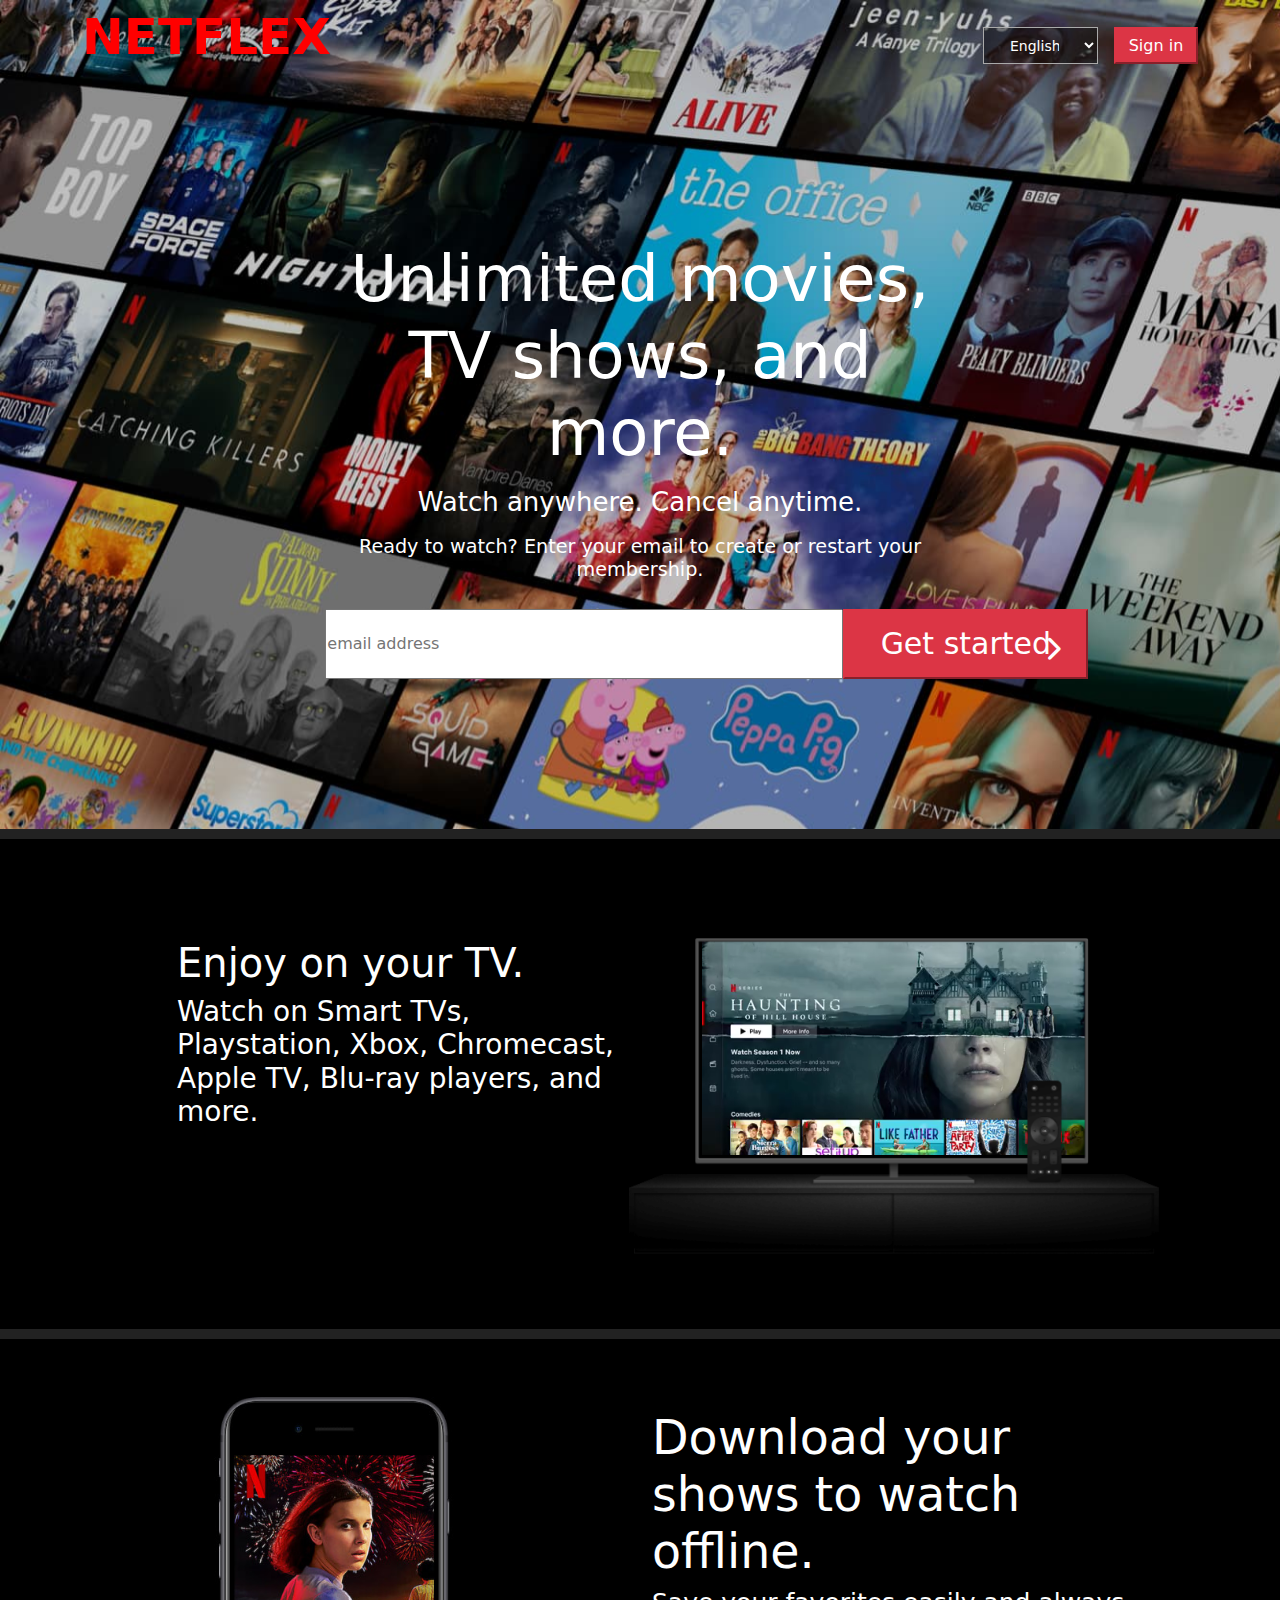
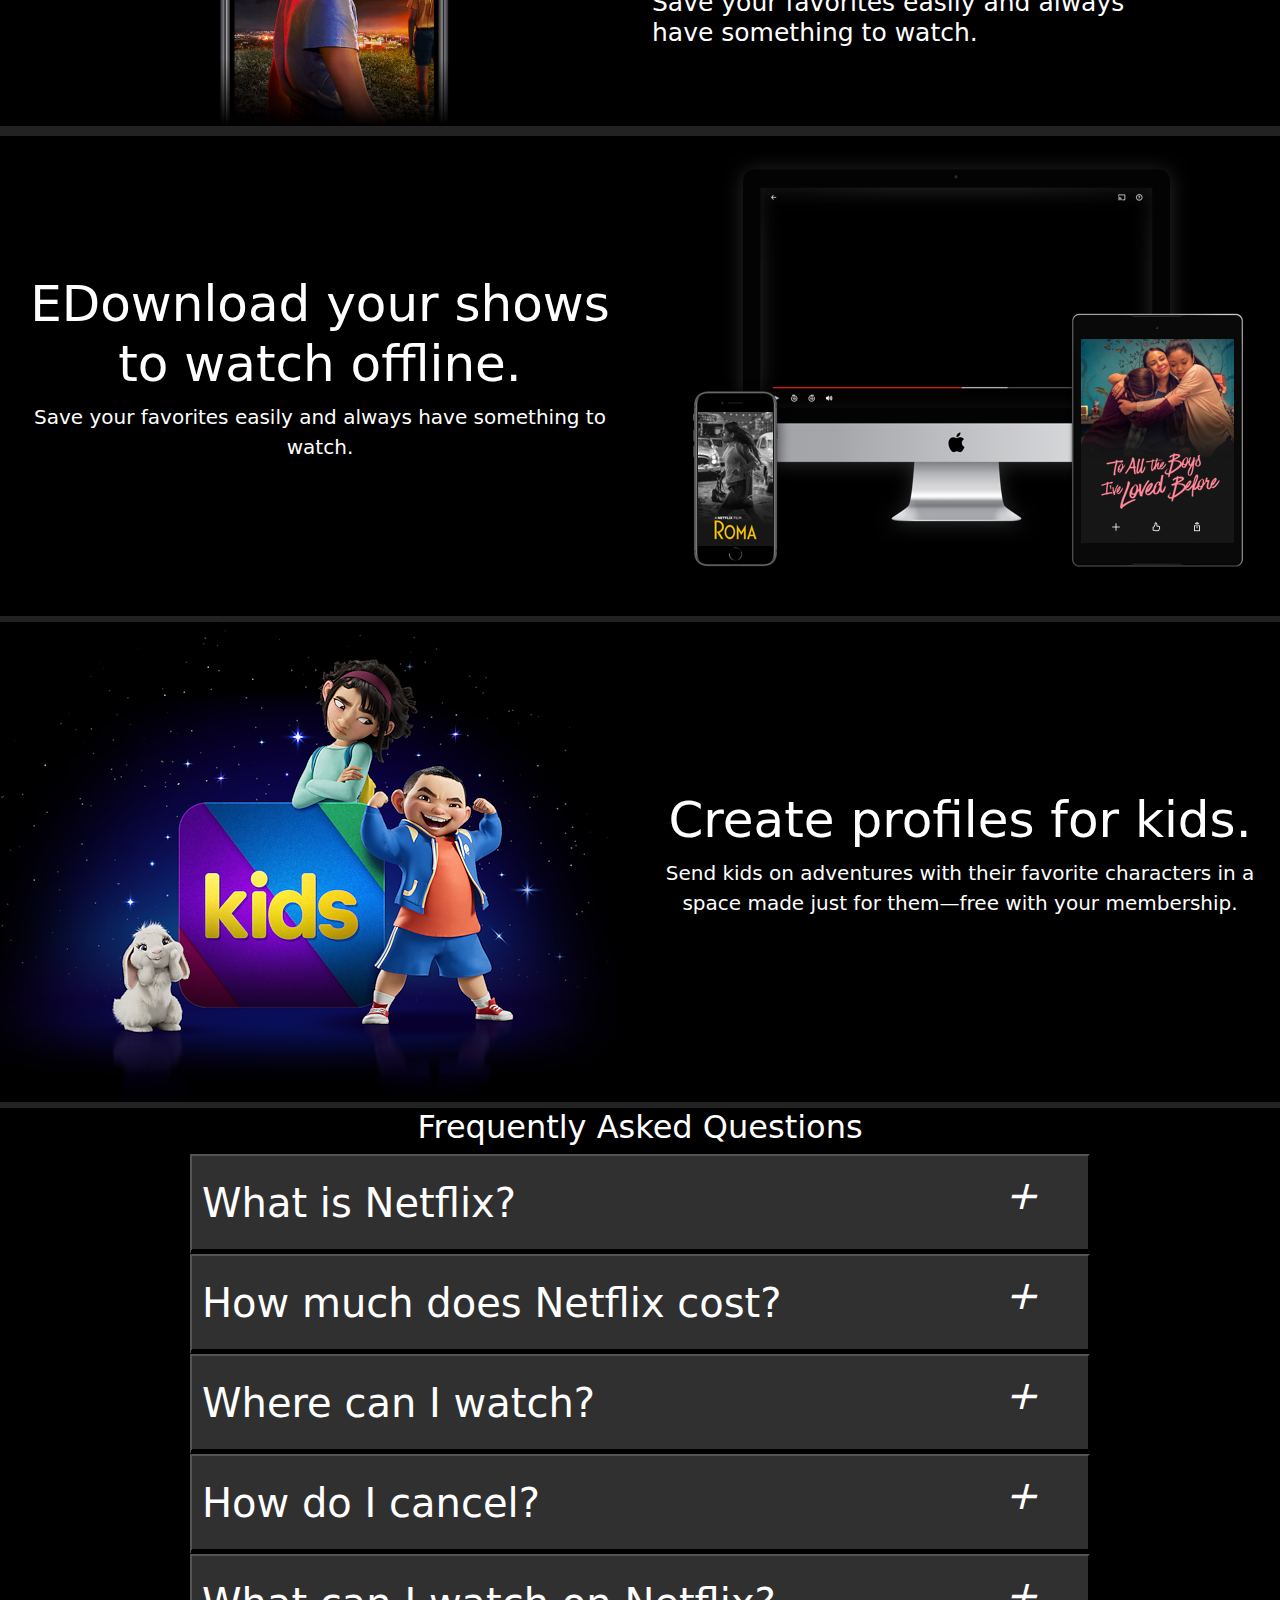
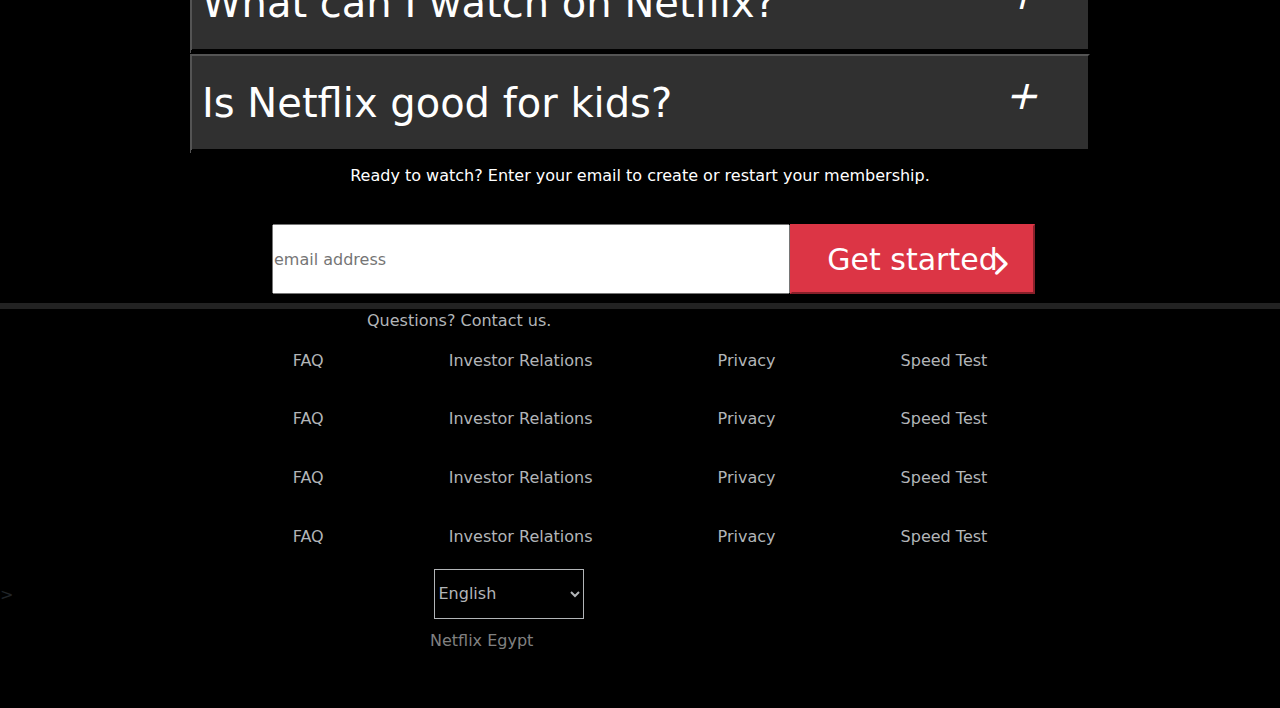
<file: index.html>
<!DOCTYPE html>
<html lang="en">
  <head>
    <meta charset="UTF-8" />
    <meta http-equiv="X-UA-Compatible" content="IE=edge" />
    <meta name="viewport" content="width=device-width, initial-scale=1.0" />
    <link rel="stylesheet" href="bootstrap.min.css" />
    <link rel="stylesheet" href="fontawesome.css" />
    <link rel="stylesheet" href="solid.css" />
    <link rel="stylesheet" href="style.css" />
    <title>bootstrab</title>
  </head>
  <body>
    <section class="sec1">
      <!-- nav -->
      <div class="container">
        <div class="row nav_div">
          <div
            class="col-md-3 d-md-flex align-items-center justify-content-md-start"
          >
            <p>NETFLEX</p>
          </div>
          <div
            class="col-md-3 offset-md-6 d-md-flex align-items-center gap-3 justify-content-end"
          >
            <select name="english" id="english" class="">
              <option value="English">English</option>
              <option value="Arabic">Arabic</option>
            </select>
            <a href="#" class=""><button class="btn-danger">Sign in</button></a>
          </div>
        </div>
      </div>

      <!-- main -->
      <main class="main_txt">
        <div class="container">
          <div class="row col-md-8 offset-md-2">
            <h1>Unlimited movies, TV shows, and more.</h1>
            <h2 class="mt-2">Watch anywhere. Cancel anytime.</h2>
            <h3 class="mt-2">
              Ready to watch? Enter your email to create or restart your
              membership.
            </h3>
          </div>
          <div class="row main_input">
            <div class="col-md-7 pe-0 offset-2 input_div">
              <input
                class="w-100"
                type="email"
                name="email"
                placeholder="email address"
              />
            </div>
            <div class="col-md-2 ms-0 ps-0 h-100">
              <a href="#" class="a_button">
                <button
                  class="btn-danger"
                  style="font-size: 1.875rem; font-weight: 400"
                >
                  Get started
                </button>
                <i class="fa-solid fa-chevron-right"></i>
              </a>
            </div>
            <div class="offset-md-5"></div>
          </div>
        </div>
      </main>
    </section>
    <section class="sec2">
      <div class="container">
        <div class="row">
          <div class="col-md-5 offset-md-1">
            <div class="row">
              <h1>Enjoy on your TV.</h1>
              <h3>
                Watch on Smart TVs, Playstation, Xbox, Chromecast, Apple TV,
                Blu-ray players, and more.
              </h3>
            </div>
          </div>

          <div class="trans col-md-3 ms-5">
            <img src="tv.png" alt="tv" />
            <video>
              <source src="video-tv-0819.m4v" />
            </video>
          </div>
        </div>
      </div>
    </section>
    <!-- section 3 -->
    <section class="sec3">
      <div class="container">
        <div class="row d-flex align-items-center">
          <div class="col-md-5 div3_img">
            <img src="mobile-0819.jpg" alt="tv" />
          </div>
          <div class="div3_txt col-md-6 offset-md-1">
            <h1>Download your shows to watch offline.</h1>
            <h3>
              Save your favorites easily and always have something to watch.
            </h3>
          </div>
        </div>
      </div>
    </section>
    <!-- section 4 -->
    <section>
      <div class="sec4">
        <div>
          <h2>EDownload your shows to watch offline.</h2>
          <p>Save your favorites easily and always have something to watch.</p>
        </div>
        <div>
          <img src="device-pile.png" alt="tv" />
        </div>
      </div>
    </section>
    <!-- section 5 -->
    <section>
      <div class="sec4">
        <div>
          <img src="kids.jpg" alt="tv" />
        </div>
        <div>
          <h2>Create profiles for kids.</h2>
          <p>
            Send kids on adventures with their favorite characters in a space
            made just for them—free with your membership.
          </p>
        </div>
      </div>
    </section>
    <!-- section 6 -->
    <section class="sec6">
      <div class="quest">
        <div>
          <h2>Frequently Asked Questions</h2>
        </div>
        <div class="qlist">
          <button>
            What is Netflix?
            <i class="fa-plus"></i>
          </button>
          <p class="hid" id="hid">iam hidden</p>
          <button>
            How much does Netflix cost?
            <i class="fa-plus"></i>
          </button>
          <p class="hid">iam hidden</p>
          <button>
            Where can I watch?
            <i class="fa-plus"></i>
          </button>
          <p class="hid">iam hidden</p>
          <button>
            How do I cancel?
            <i class="fa-plus"></i>
          </button>
          <p class="hid">iam hidden</p>
          <button>
            What can I watch on Netflix?
            <i class="fa-plus"></i>
          </button>
          <p class="hid">iam hidden</p>
          <button>
            Is Netflix good for kids?
            <i class="fa-plus"></i>
          </button>
          <p class="hid">iam hidden</p>
        </div>
      </div>
      <div class="container">
        <div class="row">
          <p style="text-align: center; margin-top: 10px">
            Ready to watch? Enter your email to create or restart your
            membership.
          </p>
        </div>
        <div class="row main_input">
          <div class="col-md-7 pe-0 offset-2 input_div">
            <input
              class="w-100"
              type="email"
              name="email"
              placeholder="email address"
            />
          </div>
          <div class="col-md-2 ms-0 ps-0 h-100">
            <a href="#" class="a_button">
              <button
                class="btn-danger"
                style="font-size: 1.875rem; font-weight: 400"
              >
                Get started
              </button>
              <i class="fa-solid fa-chevron-right"></i>
            </a>
          </div>
          <div class="offset-md-5"></div>
        </div>
      </div>
    </section>
    <!-- footer -->
    <footer>
      <div class="container">
        <div class="row">
          <div class="col-md-6 offset-md-3">
            <a href="#" style="color: hsl(210, 4%, 71%)"
              ><p>Questions? Contact us.</p></a
            >
          </div>
        </div>
      </div>

      <div class="mainfot">
        <div class="fotlist">
          <div class="divfotlist">
            <a href="#">FAQ</a>
            <a href="#">Investor Relations</a>
            <a href="#">Privacy</a>
            <a href="#">Speed Test</a>
          </div>
          <div class="divfotlist">
            <a href="#">FAQ</a>
            <a href="#">Investor Relations</a>
            <a href="#">Privacy</a>
            <a href="#">Speed Test</a>
          </div>
          <div class="divfotlist">
            <a href="#">FAQ</a>
            <a href="#">Investor Relations</a>
            <a href="#">Privacy</a>
            <a href="#">Speed Test</a>
          </div>
          <div class="divfotlist">
            <a href="#">FAQ</a>
            <a href="#">Investor Relations</a>
            <a href="#">Privacy</a>
            <a href="#">Speed Test</a>
          </div>
        </div>
      </div>

      >
      <select
        name="english"
        id="english"
        style="
          border: 1px solid hsl(210, 4%, 71%);
          background-color: inherit;
          color: hsl(210, 4%, 71%);
          width: 150px;
          height: 50px;
          margin-left: 415px;
          margin-top: 20px;
        "
      >
        <option value="English">English</option>
        <option value="Arabic">Arabic</option>
      </select>
      <p style="color: grey; margin-left: 430px; margin-top: 10px">
        Netflix Egypt
      </p>
    </footer>

    <script src="popper.min.js"></script>
    <script src="jquery-3.6.0.min.js"></script>
    <script src="main.js"></script>
  </body>
</html>
</file>
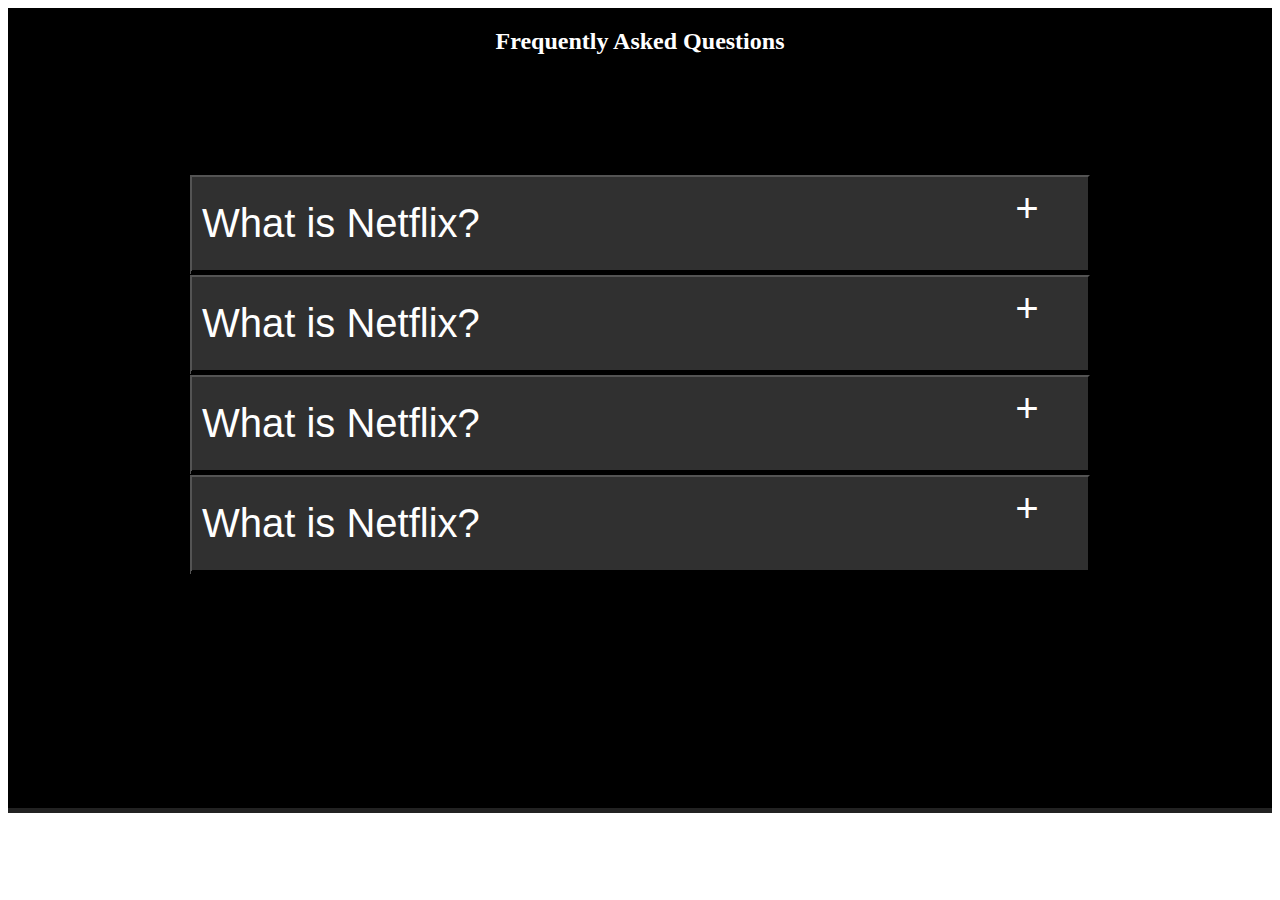
<file: section_js.html>
<!DOCTYPE html>
<html lang="en">
  <head>
    <meta charset="UTF-8" />
    <meta http-equiv="X-UA-Compatible" content="IE=edge" />
    <meta name="viewport" content="width=device-width, initial-scale=1.0" />
    <title>Document</title>
    <link rel="stylesheet" href="fontawesome.css" />
    <style>
      .quest {
        display: flex;
        flex-direction: column;
        align-items: center;
        justify-content: center;
        margin: auto;
      }
      .sec6 {
        background-color: #000000;
        color: white;
        border-bottom: 5px solid #222222;
        position: relative;
        height: 800px;
      }
      .qlist {
        height: 600px;
        width: 900px;
        font-size: 40px;
        display: flex;
        justify-content: center;
        flex-direction: column;
        position: relative;
      }
      .qlist button {
        border-bottom: 5px solid black;
        height: 100px;
        width: 100%;
        display: flex;
        align-items: center;
        align-self: flex-start;
        background-color: #303030;
        padding-left: 10px;
        text-decoration: none;
        position: relative;
        font-size: 40px;
      }
      .hid {
        color: white;
        position: relative;
        display: none;
      }

      .qlist i {
        position: absolute;
        top: 10%;
        right: 50px;
        color: white;
      }

      .qlist button,
      .qlist button:hover,
      .qlist button:focus,
      .qlist button:active {
        color: inherit;
        cursor: pointer;
      }
    </style>
  </head>
  <body>
    <section class="sec6">
      <div class="quest">
        <div>
          <h2>Frequently Asked Questions</h2>
        </div>
        <div class="qlist">
          <button onclick="show_p('one')">
            What is Netflix?
            <i class="fa-plus"></i>
          </button>
          <p class="hid" id="one">iam hidden</p>
          <button onclick="show_p('two')">
            What is Netflix?
            <i class="fa-plus"></i>
          </button>
          <p class="hid" id="two">iam hidden</p>
          <button onclick="show_p('three')">
            What is Netflix?
            <i class="fa-plus"></i>
          </button>
          <p class="hid" id="three">iam hidden</p>
          <button onclick="show_p('four')">
            What is Netflix?
            <i class="fa-plus"></i>
          </button>
          <p class="hid" id="four">iam hidden</p>
        </div>
      </div>
    </section>
    <script src="main.js"></script>
  </body>
</html>
</file>
<file: style.css>
* {
  box-sizing: border-box;
  margin: 0;
  padding: 0;
  /* outline: 1px solid red; */
}
a {
  text-decoration: none;
}
.sec1 {
  background-image: url(netflixteaser.png);
  border-bottom: 10px solid #222222;
}
.nav_div p {
  color: red;
  font-size: 50px;
  font-weight: 700;
}
.sec1 select {
  line-height: 1.3em;
  overflow: hidden;
  padding-left: 1.375rem;
  padding-right: 1.375rem;
  white-space: nowrap;
  background: rgba(0, 0, 0, 0.4);
  border: 1px solid #aaa;
  color: #fff;
  font-size: 0.875rem;
  padding: 0.25rem 1.375rem;
  height: 36.2px;
  width: 115px;
}

button {
  width: 84px;
  height: 36.2px;
}

.main_txt {
  padding: 150px;
}

.main_txt h2,
.main_txt h3,
.main_txt h1 {
  color: white;
  text-align: center;
}
.main_txt h1 {
  font-size: 4rem;
  inline-size: 45rem;
  text-align: center;
}
.main_txt h2 {
  font-size: 1.625rem;
  max-width: 640px;
  font-weight: 400;
  text-align: center;
}
.main_txt h3 {
  font-size: 1.2rem;
  font-weight: 400;
  text-align: center;
}
.main_input {
  margin-top: 20px;
}
.input_div {
  height: 70px;
  width: 530px;
}
.main_input input {
  height: 70px;
  width: 500px;
}
.main_input button {
  height: 70px;
  width: 245px;
  font-size: 1.875rem;
  font-weight: 400;
}
.sec2 {
  background-color: #000000;
  z-index: -1;
  padding-top: 100px;
  height: 500px;
  border-bottom: 10px solid #222222;
}
.trans {
  position: relative;
  margin-right: 0px;
}
.trans video {
  width: 387px;
  height: 216px;
  z-index: 2;
}

.trans img {
  width: 530px;
  height: 397px;
  position: absolute;
  left: -59px;
  top: -80px;
  height: fit-content;
  z-index: 1;
  color: transparent;
  background-color: inherit;
}
.sec2 h1,
.sec2 h3 {
  color: white;
}
.sec3 {
  background-color: #000000;
  border-bottom: 10px solid #222222;
}
.div3_img img {
  width: 504px;
  height: 387px;
}
.div3_txt h1,
.div3_txt h3 {
  inline-size: 30rem;
  color: white;
}
.div3_txt h1 {
  font-size: 47.5px;
}
.div3_txt h3 {
  font-size: 25px;
}
.sec4 {
  display: flex;
  flex-direction: row;
  justify-content: center;
  align-items: center;
  text-align: center;
  background-color: #000000;
  height: fit-content;
  border-bottom: 6px solid #222222;
}
.sec4 div {
  color: white;
}
.sec4 h2 {
  font-size: 50px;
}
.sec4 p {
  font-size: 20px;
}

/* quest position and icon and diplay none using  */
.quest {
  display: flex;
  flex-direction: column;
  align-items: center;
  justify-content: center;
  margin: auto;
}
.sec6 {
  background-color: #000000;
  color: white;
  border-bottom: 5px solid #222222;
  position: relative;
  height: 800px;
}
.qlist {
  height: 600px;
  width: 900px;
  font-size: 40px;
  display: flex;
  justify-content: center;
  flex-direction: column;
  position: relative;
}
.qlist button {
  border-bottom: 5px solid black;
  height: 100px;
  width: 100%;
  display: flex;
  align-items: center;
  align-self: flex-start;
  background-color: #303030;
  padding-left: 10px;
  text-decoration: none;
  position: relative;
  font-size: 40px;
}
.hid {
  display: none;
  color: white;
  position: relative;
}
.qlist button:focus + .hid {
  display: block;
}
.qlist i {
  position: absolute;
  top: 10%;
  right: 50px;
}

.qlist button,
.qlist button:hover,
.qlist button:focus,
.qlist button:active {
  color: inherit;
  cursor: pointer;
}
/* footer */
footer {
  background-color: #000000;
  border-top: 1px solid #222222;
  height: 400px;
}
.fotlist {
  display: flex;
  flex-direction: column;
  align-items: center;
  color: hsl(210, 4%, 71%);
  height: 200px;
  justify-content: space-between;
}
.mainfot {
  display: flex;
  flex-direction: column;
  align-items: center;
  justify-content: center;
}
.divfotlist a {
  margin: 30px 30px;
  padding: 30px 30px;
  height: 200px;
  width: 100px;
}
.divfotlist a,
.divfotlist a:hover,
.divfotlist a:focus,
.divfotlist a:active {
  color: inherit;
  cursor: pointer;
}

.a_button {
  position: relative;
}
.a_button i {
  position: absolute;
  top: -17%;
  right: 11%;
  font-size: 25px;
  color: white;
}
</file>
<file: solid.css>
/*!
 * Font Awesome Free 6.1.1 by @fontawesome - https://fontawesome.com
 * License - https://fontawesome.com/license/free (Icons: CC BY 4.0, Fonts: SIL OFL 1.1, Code: MIT License)
 * Copyright 2022 Fonticons, Inc.
 */
:root, :host {
  --fa-font-solid: normal 900 1em/1 "Font Awesome 6 Free"; }

@font-face {
  font-family: 'Font Awesome 6 Free';
  font-style: normal;
  font-weight: 900;
  font-display: block;
  src: url("../webfonts/fa-solid-900.woff2") format("woff2"), url("../webfonts/fa-solid-900.ttf") format("truetype"); }

.fas,
.fa-solid {
  font-family: 'Font Awesome 6 Free';
  font-weight: 900; }
</file>
